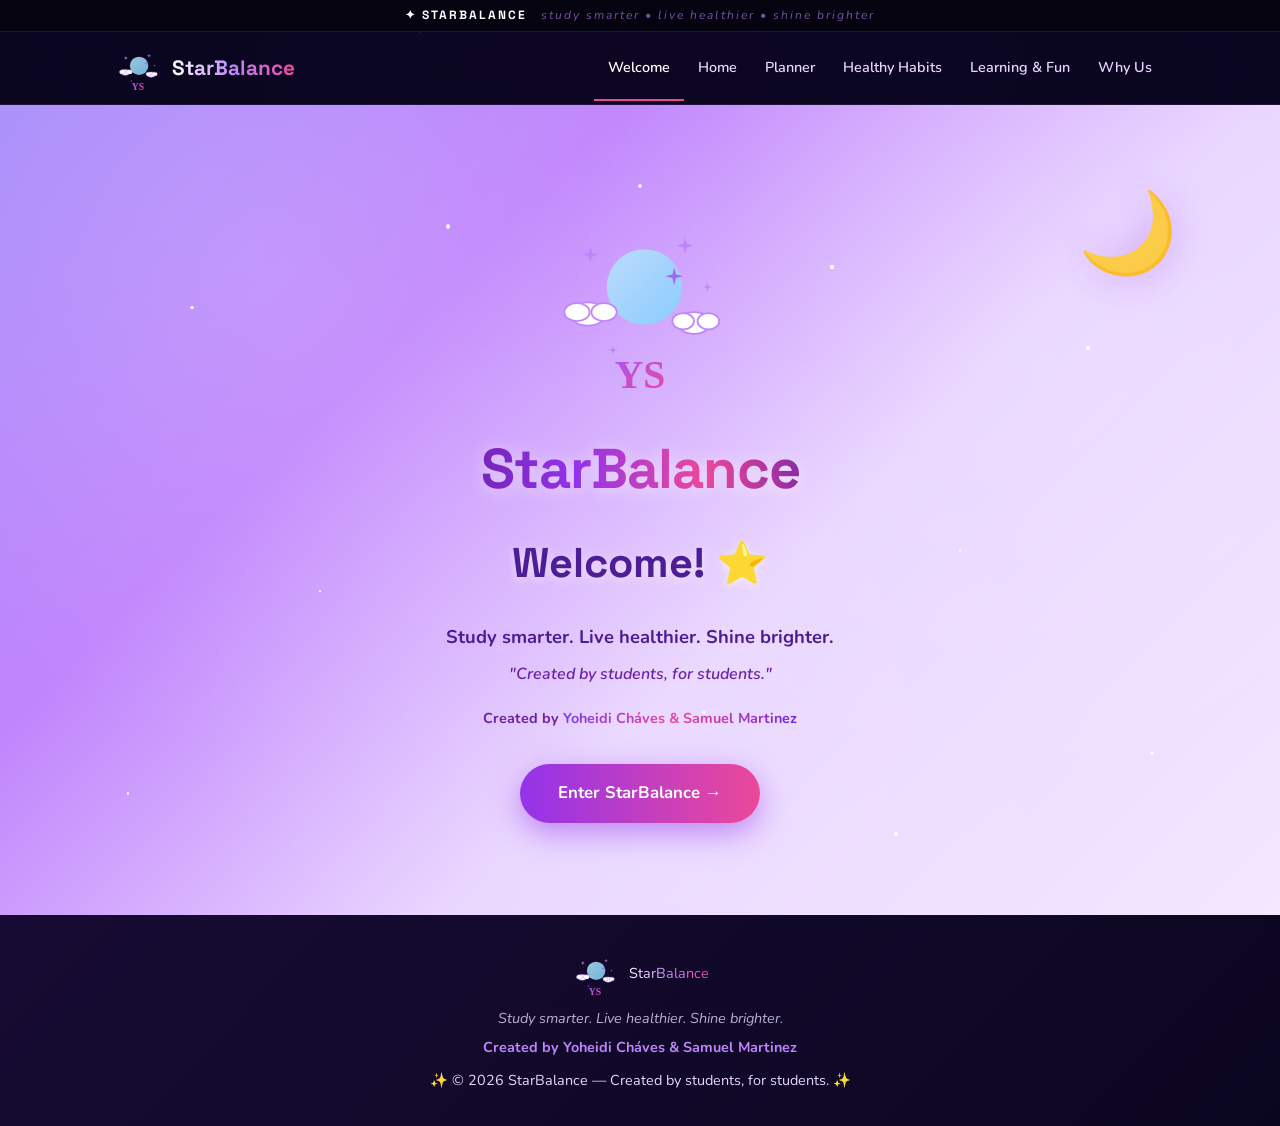
<file: index.html>
<!DOCTYPE html>
<html lang="en">
<head>
<meta charset="UTF-8">
<meta name="viewport" content="width=device-width, initial-scale=1.0">
<title>Welcome ✦ StarBalance</title>
<link rel="preconnect" href="https://fonts.googleapis.com">
<link rel="preconnect" href="https://fonts.gstatic.com" crossorigin>
<link href="https://fonts.googleapis.com/css2?family=Space+Grotesk:wght@400;500;600;700&family=Nunito:wght@400;600;700;800&display=swap" rel="stylesheet">
<link rel="icon" type="image/svg+xml" href="logo.svg">
<link rel="stylesheet" href="style.css">
</head>
<body class="page-welcome">

<canvas id="lienzo-estrellas"></canvas>

<div class="topbar">
  <span class="topbar-marca">✦ STARBALANCE</span>
  <span class="topbar-frase">study smarter • live healthier • shine brighter</span>
</div>

<nav id="nav-principal">
  <div class="contenedor nav-inner">
    <a href="index.html" class="logo">
      <img src="logo.svg" alt="YS logo of StarBalance">
      <span class="logo-texto">StarBalance</span>
    </a>
    <ul>
      <li><a href="index.html" class="nav-link">Welcome</a></li>
      <li><a href="home.html" class="nav-link">Home</a></li>
      <li><a href="planner.html" class="nav-link">Planner</a></li>
      <li><a href="habits.html" class="nav-link">Healthy Habits</a></li>
      <li><a href="fun.html" class="nav-link">Learning &amp; Fun</a></li>
      <li><a href="advantages.html" class="nav-link">Why Us</a></li>
    </ul>
    <button id="btn-menu" aria-label="Open menu">☰</button>
  </div>
</nav>

<header class="welcome-section">
  <div class="welcome-content">
    <img src="logo.svg" alt="StarBalance logo" class="welcome-logo">
    <h1 class="welcome-name">StarBalance</h1>
    <h2 class="welcome-saludo">Welcome! ⭐</h2>

    <div class="welcome-frases">
      <p class="welcome-frase-1">Study smarter. Live healthier. Shine brighter.</p>
      <p class="welcome-frase-2">"Created by students, for students."</p>
    </div>

    <p class="welcome-creditos">Created by <span>Yoheidi Cháves &amp; Samuel Martinez</span></p>

    <a href="home.html" class="btn-entrar">Enter StarBalance →</a>
  </div>
</header>

<footer>
  <div class="footer-logo">
    <img src="logo.svg" alt="YS logo of StarBalance">
    <span class="logo-texto">StarBalance</span>
  </div>
  <p class="footer-frase">Study smarter. Live healthier. Shine brighter.</p>
  <p class="footer-creditos">Created by Yoheidi Cháves &amp; Samuel Martinez</p>
  <p>✨ &copy; 2026 StarBalance — Created by students, for students. ✨</p>
</footer>

<script src="script.js"></script>
</body>
</html>
</file>
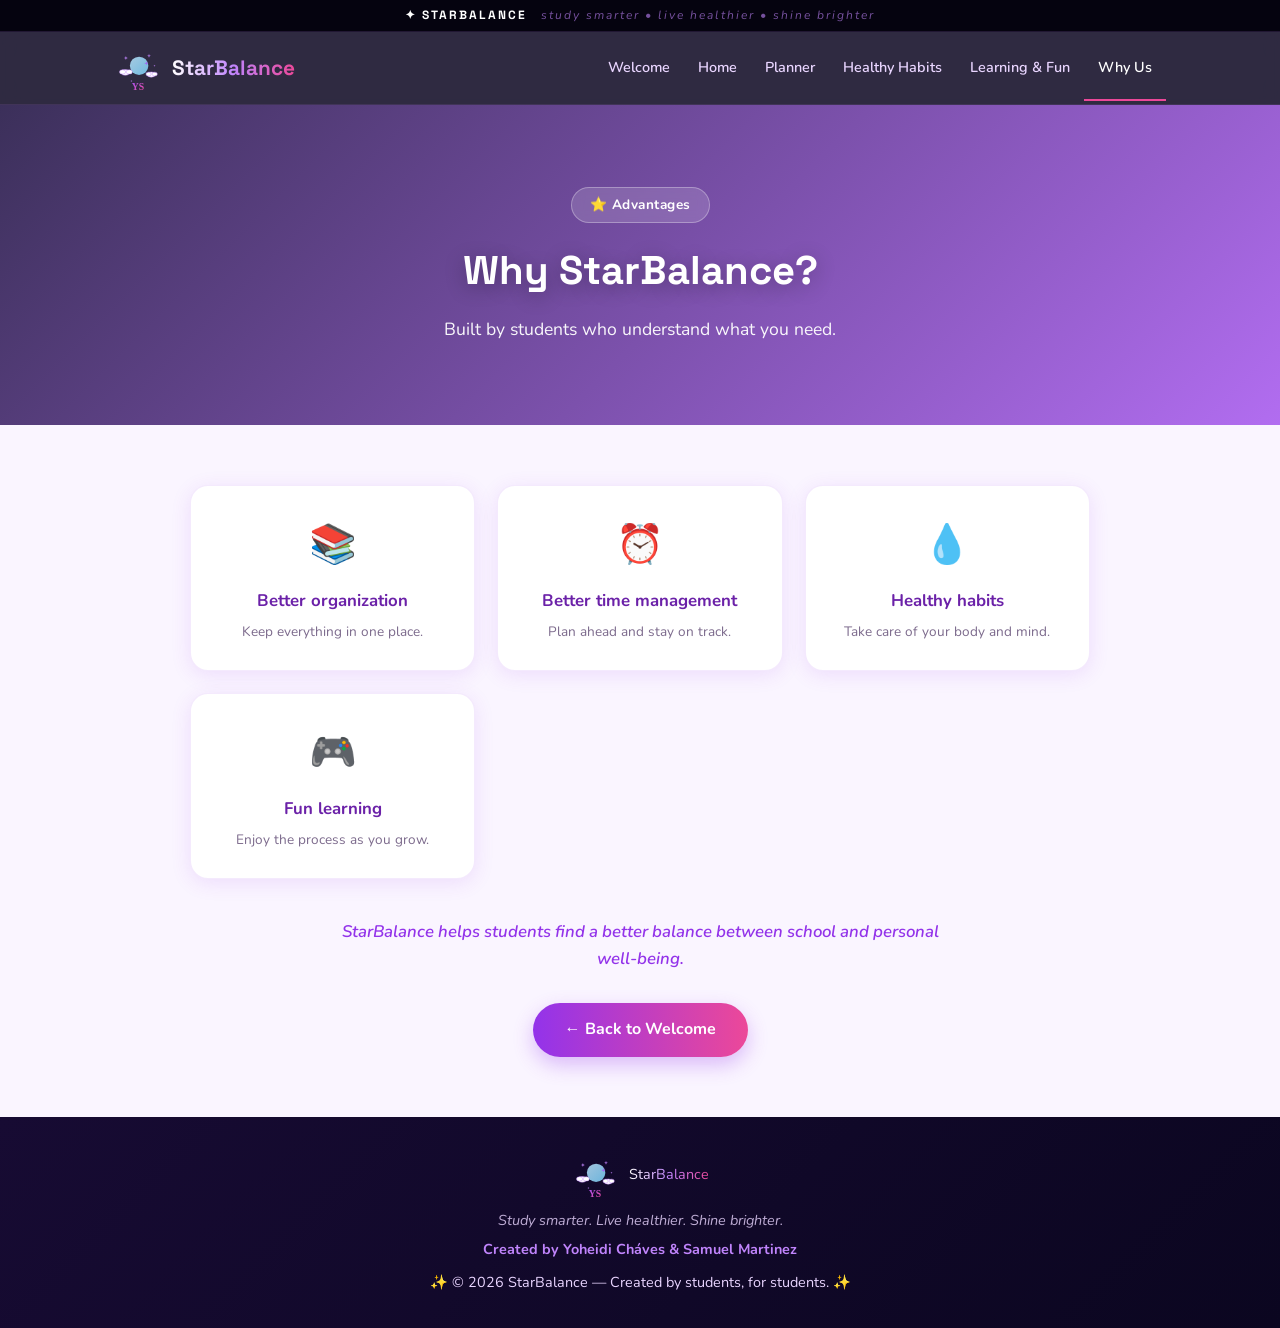
<file: advantages.html>
<!DOCTYPE html>
<html lang="en">
<head>
<meta charset="UTF-8">
<meta name="viewport" content="width=device-width, initial-scale=1.0">
<title>Why StarBalance ✦ Advantages</title>
<link rel="preconnect" href="https://fonts.googleapis.com">
<link rel="preconnect" href="https://fonts.gstatic.com" crossorigin>
<link href="https://fonts.googleapis.com/css2?family=Space+Grotesk:wght@400;500;600;700&family=Nunito:wght@400;600;700;800&display=swap" rel="stylesheet">
<link rel="icon" type="image/svg+xml" href="logo.svg">
<link rel="stylesheet" href="style.css">
</head>
<body class="page-advantages">

<canvas id="lienzo-estrellas"></canvas>

<div class="topbar">
  <span class="topbar-marca">✦ STARBALANCE</span>
  <span class="topbar-frase">study smarter • live healthier • shine brighter</span>
</div>

<nav id="nav-principal">
  <div class="contenedor nav-inner">
    <a href="index.html" class="logo">
      <img src="logo.svg" alt="YS logo of StarBalance">
      <span class="logo-texto">StarBalance</span>
    </a>
    <ul>
      <li><a href="index.html" class="nav-link">Welcome</a></li>
      <li><a href="home.html" class="nav-link">Home</a></li>
      <li><a href="planner.html" class="nav-link">Planner</a></li>
      <li><a href="habits.html" class="nav-link">Healthy Habits</a></li>
      <li><a href="fun.html" class="nav-link">Learning &amp; Fun</a></li>
      <li><a href="advantages.html" class="nav-link">Why Us</a></li>
    </ul>
    <button id="btn-menu" aria-label="Open menu">☰</button>
  </div>
</nav>

<header class="page-hero hero-advantages">
  <div class="page-hero-overlay"></div>
  <div class="contenedor page-hero-content">
    <span class="badge">⭐ Advantages</span>
    <h1>Why StarBalance?</h1>
    <p>Built by students who understand what you need.</p>
  </div>
</header>

<main class="contenedor" style="padding: 60px 24px;">

  <section class="reveal" style="text-align:center;">
    <div class="advantages-grid">
      <div class="advantage">
        <span class="adv-icono">📚</span>
        <h4>Better organization</h4>
        <p>Keep everything in one place.</p>
      </div>
      <div class="advantage">
        <span class="adv-icono">⏰</span>
        <h4>Better time management</h4>
        <p>Plan ahead and stay on track.</p>
      </div>
      <div class="advantage">
        <span class="adv-icono">💧</span>
        <h4>Healthy habits</h4>
        <p>Take care of your body and mind.</p>
      </div>
      <div class="advantage">
        <span class="adv-icono">🎮</span>
        <h4>Fun learning</h4>
        <p>Enjoy the process as you grow.</p>
      </div>
    </div>

    <p class="frase-final">
      StarBalance helps students find a better balance between school and personal well-being.
    </p>

    <a href="index.html" class="btn-quiz" style="margin-top:30px;">← Back to Welcome</a>
  </section>

</main>

<footer>
  <div class="footer-logo">
    <img src="logo.svg" alt="YS logo of StarBalance">
    <span class="logo-texto">StarBalance</span>
  </div>
  <p class="footer-frase">Study smarter. Live healthier. Shine brighter.</p>
  <p class="footer-creditos">Created by Yoheidi Cháves &amp; Samuel Martinez</p>
  <p>✨ &copy; 2026 StarBalance — Created by students, for students. ✨</p>
</footer>

<script src="script.js"></script>
</body>
</html>
</file>
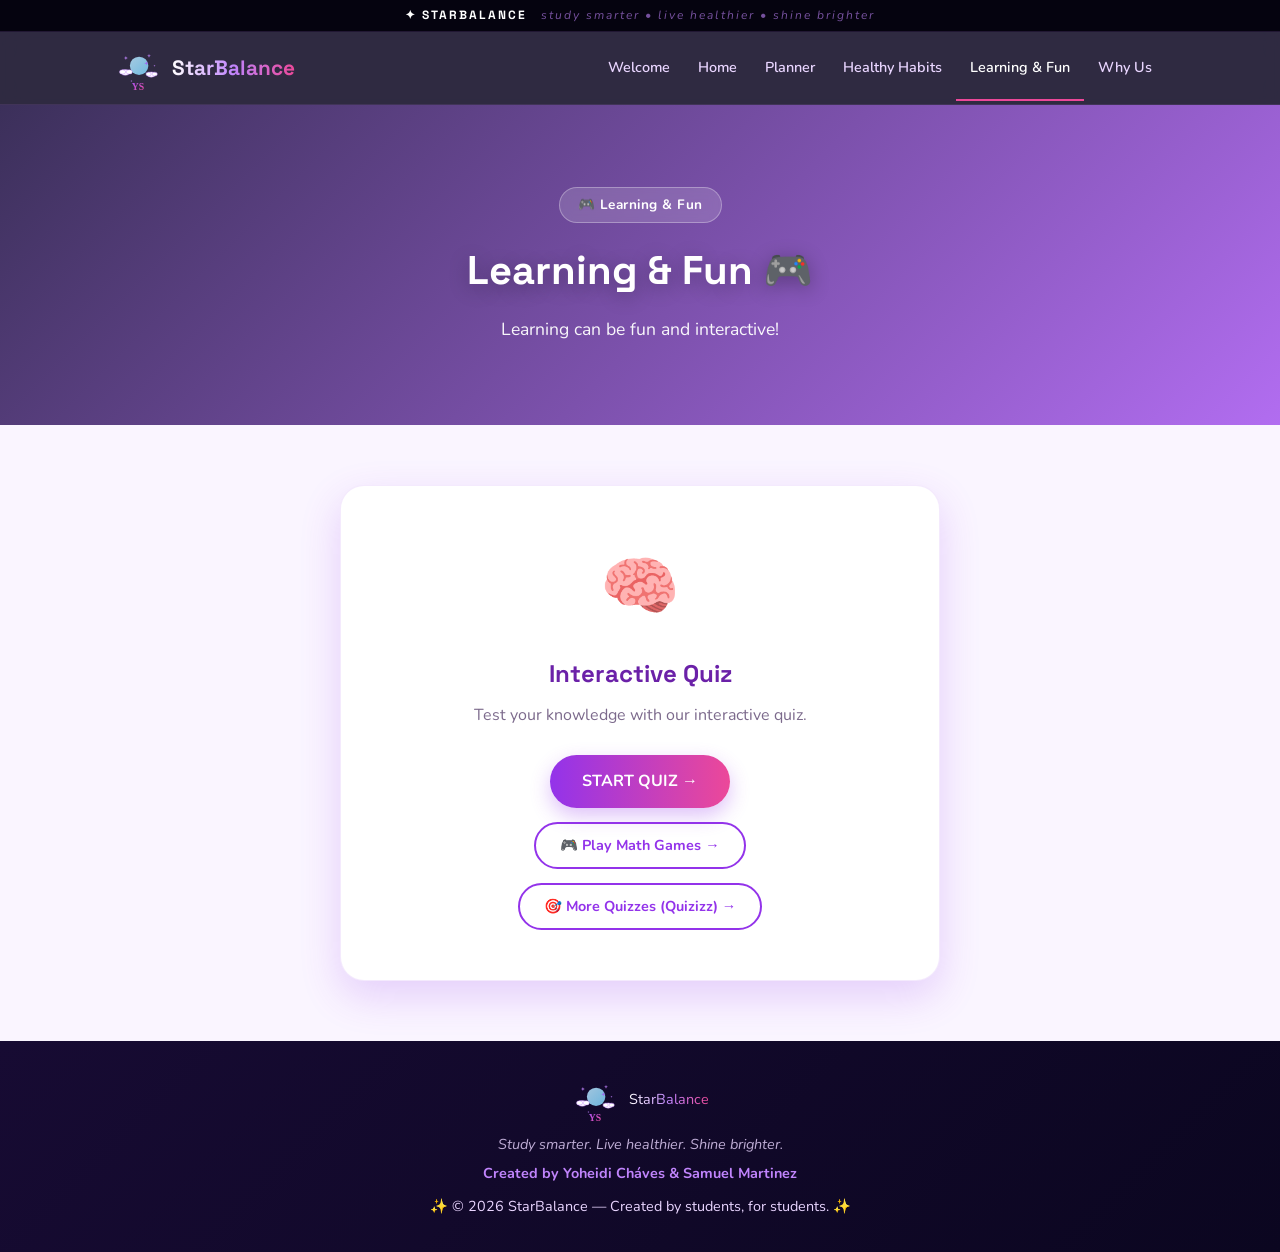
<file: fun.html>
<!DOCTYPE html>
<html lang="en">
<head>
<meta charset="UTF-8">
<meta name="viewport" content="width=device-width, initial-scale=1.0">
<title>Learning &amp; Fun ✦ StarBalance</title>
<link rel="preconnect" href="https://fonts.googleapis.com">
<link rel="preconnect" href="https://fonts.gstatic.com" crossorigin>
<link href="https://fonts.googleapis.com/css2?family=Space+Grotesk:wght@400;500;600;700&family=Nunito:wght@400;600;700;800&display=swap" rel="stylesheet">
<link rel="icon" type="image/svg+xml" href="logo.svg">
<link rel="stylesheet" href="style.css">
</head>
<body class="page-fun">

<canvas id="lienzo-estrellas"></canvas>

<div class="topbar">
  <span class="topbar-marca">✦ STARBALANCE</span>
  <span class="topbar-frase">study smarter • live healthier • shine brighter</span>
</div>

<nav id="nav-principal">
  <div class="contenedor nav-inner">
    <a href="index.html" class="logo">
      <img src="logo.svg" alt="YS logo of StarBalance">
      <span class="logo-texto">StarBalance</span>
    </a>
    <ul>
      <li><a href="index.html" class="nav-link">Welcome</a></li>
      <li><a href="home.html" class="nav-link">Home</a></li>
      <li><a href="planner.html" class="nav-link">Planner</a></li>
      <li><a href="habits.html" class="nav-link">Healthy Habits</a></li>
      <li><a href="fun.html" class="nav-link">Learning &amp; Fun</a></li>
      <li><a href="advantages.html" class="nav-link">Why Us</a></li>
    </ul>
    <button id="btn-menu" aria-label="Open menu">☰</button>
  </div>
</nav>

<header class="page-hero hero-fun">
  <div class="page-hero-overlay"></div>
  <div class="contenedor page-hero-content">
    <span class="badge">🎮 Learning &amp; Fun</span>
    <h1>Learning &amp; Fun 🎮</h1>
    <p>Learning can be fun and interactive!</p>
  </div>
</header>

<main class="contenedor" style="padding: 60px 24px;">

  <section class="reveal" style="text-align:center;">
    <div class="fun-card">
      <span class="icono-fun">🧠</span>
      <h3>Interactive Quiz</h3>
      <p>Test your knowledge with our interactive quiz.</p>
      <!-- Aquí está el cambio: redirige a wayground en vez de quiz.html -->
      <a href="https://wayground.com/?lng=es-ES" target="_blank" class="btn-quiz">START QUIZ →</a>
      <br>
      <a href="https://www.mathplayground.com/" target="_blank" class="btn-quiz-secundario">🎮 Play Math Games →</a>
      <br>
      <a href="https://quizizz.com/" target="_blank" class="btn-quiz-secundario">🎯 More Quizzes (Quizizz) →</a>
    </div>
  </section>

</main>

<footer>
  <div class="footer-logo">
    <img src="logo.svg" alt="YS logo of StarBalance">
    <span class="logo-texto">StarBalance</span>
  </div>
  <p class="footer-frase">Study smarter. Live healthier. Shine brighter.</p>
  <p class="footer-creditos">Created by Yoheidi Cháves &amp; Samuel Martinez</p>
  <p>✨ &copy; 2026 StarBalance — Created by students, for students. ✨</p>
</footer>

<script src="script.js"></script>
</body>
</html>
</file>
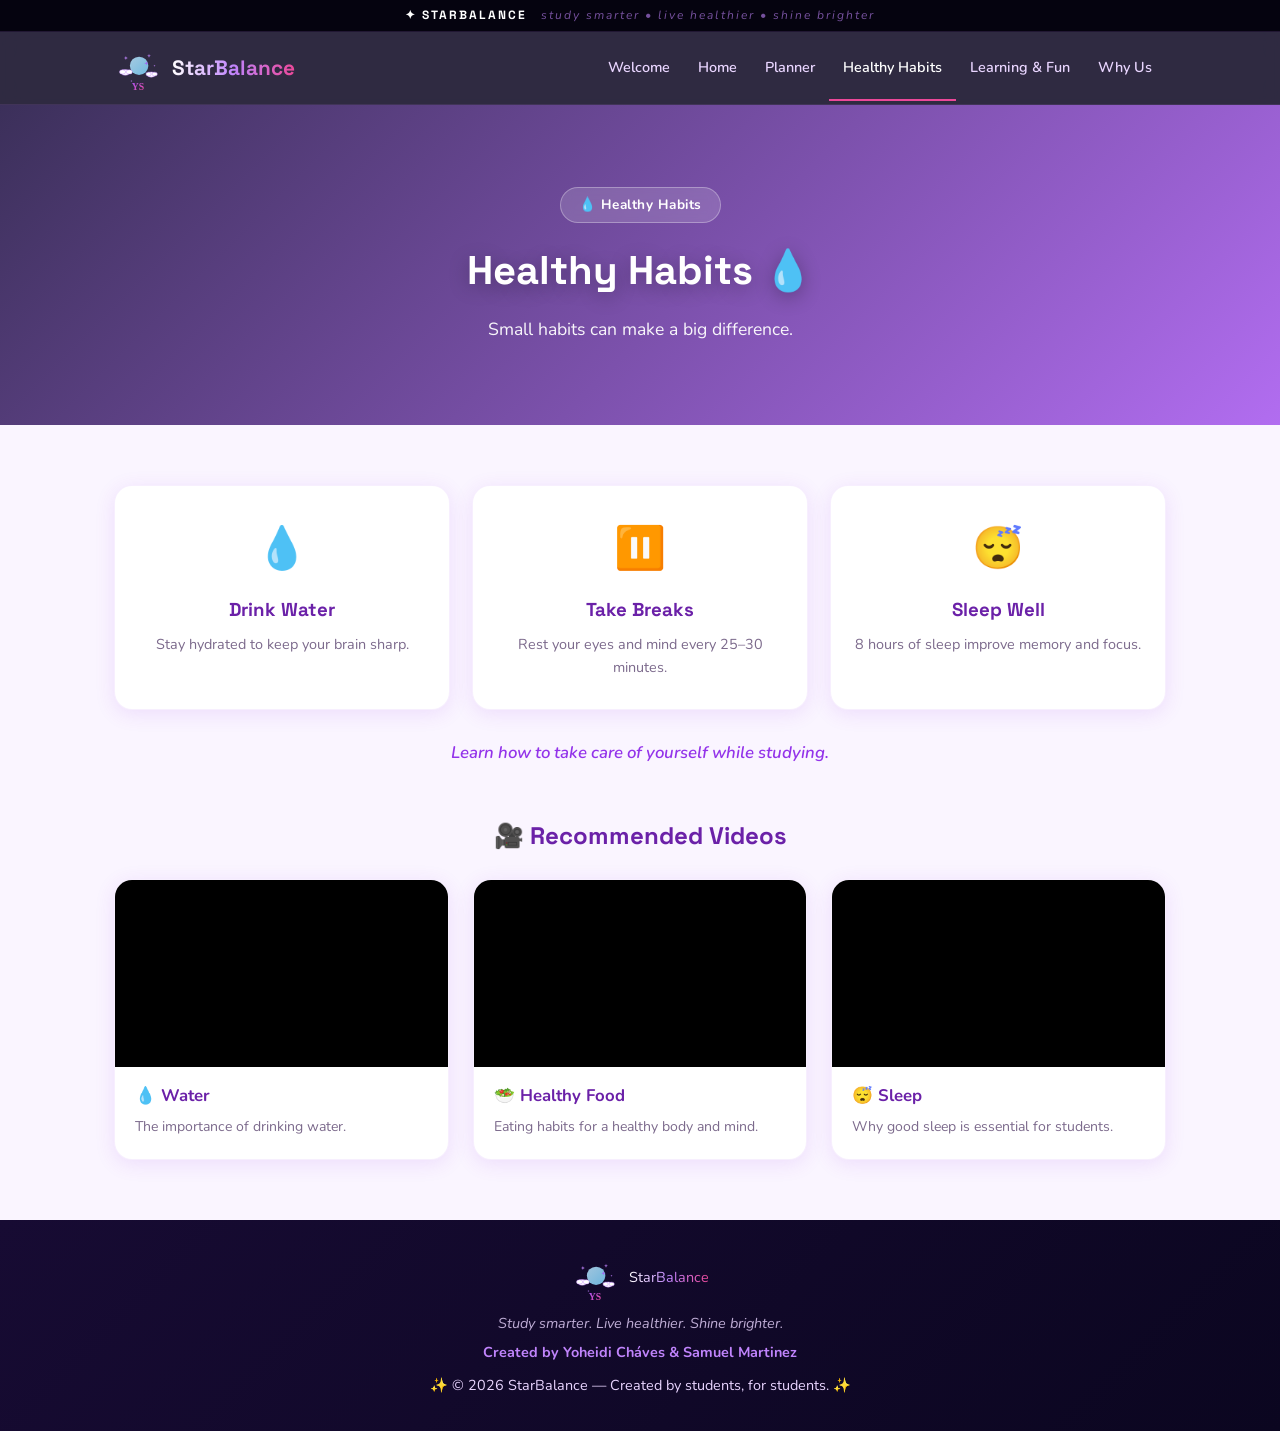
<file: habits.html>
<!DOCTYPE html>
<html lang="en">
<head>
<meta charset="UTF-8">
<meta name="viewport" content="width=device-width, initial-scale=1.0">
<title>Healthy Habits ✦ StarBalance</title>
<link rel="preconnect" href="https://fonts.googleapis.com">
<link rel="preconnect" href="https://fonts.gstatic.com" crossorigin>
<link href="https://fonts.googleapis.com/css2?family=Space+Grotesk:wght@400;500;600;700&family=Nunito:wght@400;600;700;800&display=swap" rel="stylesheet">
<link rel="icon" type="image/svg+xml" href="logo.svg">
<link rel="stylesheet" href="style.css">
</head>
<body class="page-habits">

<canvas id="lienzo-estrellas"></canvas>

<div class="topbar">
  <span class="topbar-marca">✦ STARBALANCE</span>
  <span class="topbar-frase">study smarter • live healthier • shine brighter</span>
</div>

<nav id="nav-principal">
  <div class="contenedor nav-inner">
    <a href="index.html" class="logo">
      <img src="logo.svg" alt="YS logo of StarBalance">
      <span class="logo-texto">StarBalance</span>
    </a>
    <ul>
      <li><a href="index.html" class="nav-link">Welcome</a></li>
      <li><a href="home.html" class="nav-link">Home</a></li>
      <li><a href="planner.html" class="nav-link">Planner</a></li>
      <li><a href="habits.html" class="nav-link">Healthy Habits</a></li>
      <li><a href="fun.html" class="nav-link">Learning &amp; Fun</a></li>
      <li><a href="advantages.html" class="nav-link">Why Us</a></li>
    </ul>
    <button id="btn-menu" aria-label="Open menu">☰</button>
  </div>
</nav>

<header class="page-hero hero-habits">
  <div class="page-hero-overlay"></div>
  <div class="contenedor page-hero-content">
    <span class="badge">💧 Healthy Habits</span>
    <h1>Healthy Habits 💧</h1>
    <p>Small habits can make a big difference.</p>
  </div>
</header>

<main class="contenedor" style="padding: 60px 24px;">

  <section class="reveal">
    <div class="habits-grid">
      <div class="habito">
        <span class="icono-habito">💧</span>
        <h3>Drink Water</h3>
        <p>Stay hydrated to keep your brain sharp.</p>
      </div>
      <div class="habito">
        <span class="icono-habito">⏸️</span>
        <h3>Take Breaks</h3>
        <p>Rest your eyes and mind every 25–30 minutes.</p>
      </div>
      <div class="habito">
        <span class="icono-habito">😴</span>
        <h3>Sleep Well</h3>
        <p>8 hours of sleep improve memory and focus.</p>
      </div>
    </div>

    <p class="frase-habitos">Learn how to take care of yourself while studying.</p>

    <h3 class="subtitulo-videos">🎥 Recommended Videos</h3>

    <div class="videos-grid">
      <div class="video-habito">
        <div class="video-wrapper">
          <iframe src="https://www.youtube.com/embed/9iMGFqMmUFs" title="Water" allowfullscreen loading="lazy"></iframe>
        </div>
        <h4>💧 Water</h4>
        <p>The importance of drinking water.</p>
      </div>

      <div class="video-habito">
        <div class="video-wrapper">
          <iframe src="https://www.youtube.com/embed/xyQY8a-ng6g" title="Healthy Food" allowfullscreen loading="lazy"></iframe>
        </div>
        <h4>🥗 Healthy Food</h4>
        <p>Eating habits for a healthy body and mind.</p>
      </div>

      <div class="video-habito">
        <div class="video-wrapper">
          <iframe src="https://www.youtube.com/embed/gedoSfZvBgE" title="Sleep" allowfullscreen loading="lazy"></iframe>
        </div>
        <h4>😴 Sleep</h4>
        <p>Why good sleep is essential for students.</p>
      </div>
    </div>
  </section>

</main>

<footer>
  <div class="footer-logo">
    <img src="logo.svg" alt="YS logo of StarBalance">
    <span class="logo-texto">StarBalance</span>
  </div>
  <p class="footer-frase">Study smarter. Live healthier. Shine brighter.</p>
  <p class="footer-creditos">Created by Yoheidi Cháves &amp; Samuel Martinez</p>
  <p>✨ &copy; 2026 StarBalance — Created by students, for students. ✨</p>
</footer>

<script src="script.js"></script>
</body>
</html>
</file>
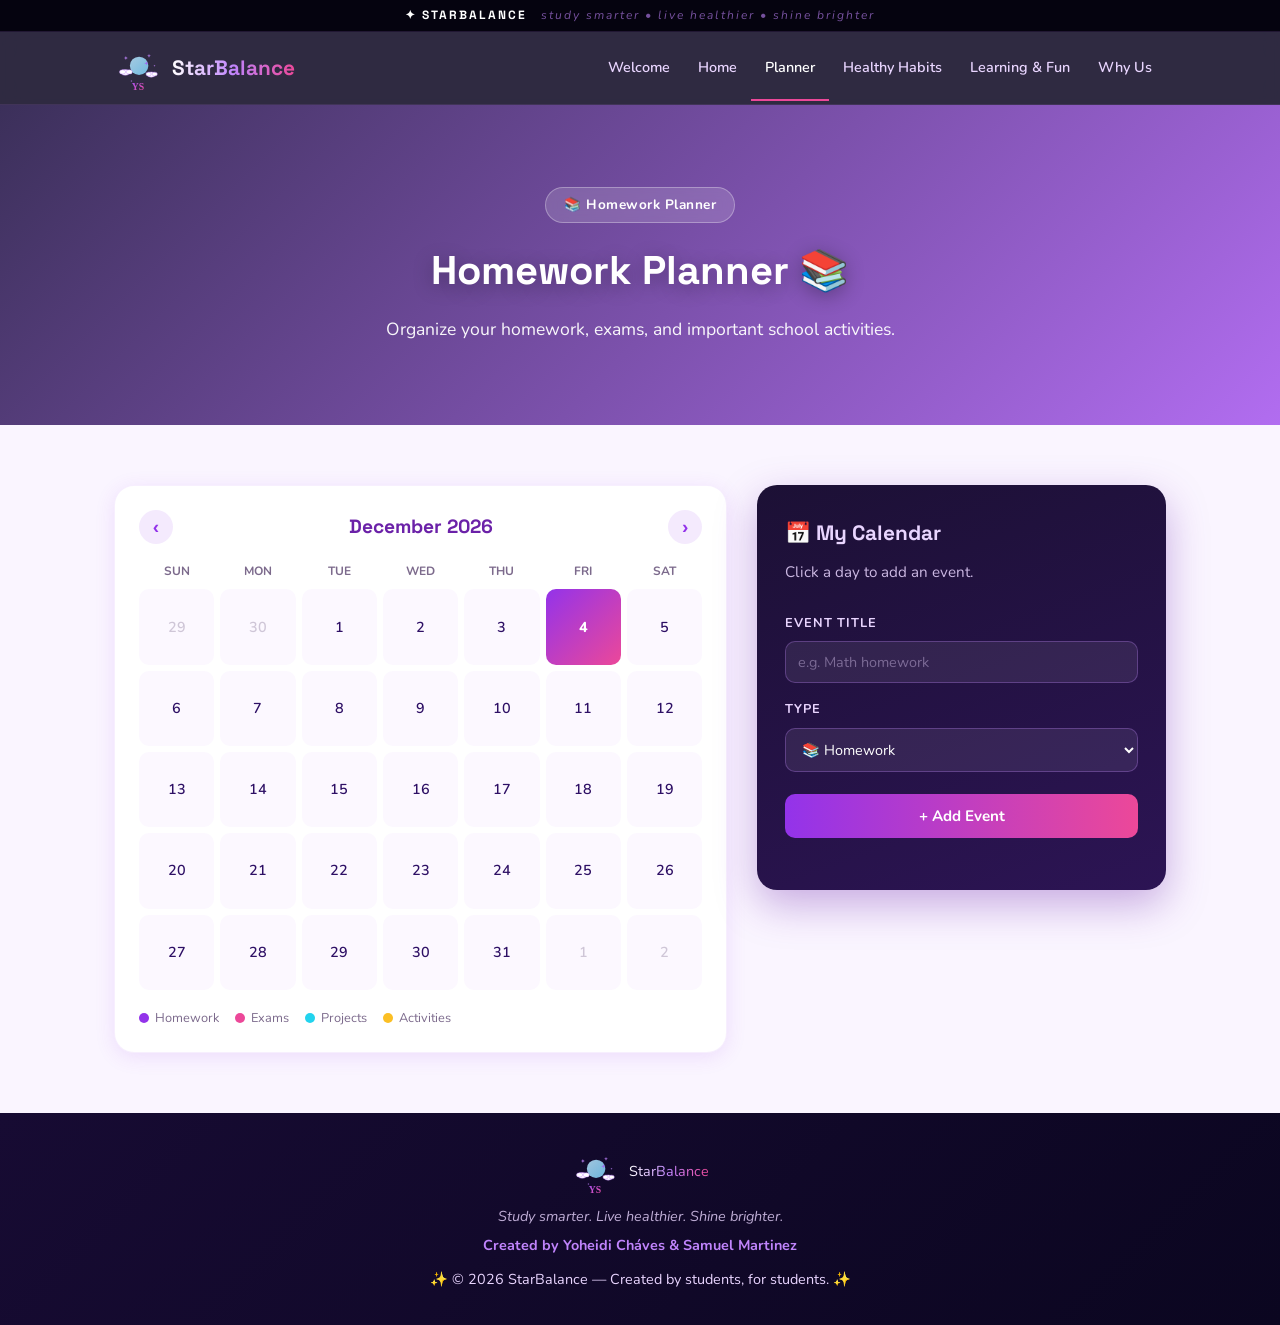
<file: planner.html>
<!DOCTYPE html>
<html lang="en">
<head>
<meta charset="UTF-8">
<meta name="viewport" content="width=device-width, initial-scale=1.0">
<title>Homework Planner ✦ StarBalance</title>
<link rel="preconnect" href="https://fonts.googleapis.com">
<link rel="preconnect" href="https://fonts.gstatic.com" crossorigin>
<link href="https://fonts.googleapis.com/css2?family=Space+Grotesk:wght@400;500;600;700&family=Nunito:wght@400;600;700;800&display=swap" rel="stylesheet">
<link rel="icon" type="image/svg+xml" href="logo.svg">
<link rel="stylesheet" href="style.css">
</head>
<body class="page-planner">

<canvas id="lienzo-estrellas"></canvas>

<div class="topbar">
  <span class="topbar-marca">✦ STARBALANCE</span>
  <span class="topbar-frase">study smarter • live healthier • shine brighter</span>
</div>

<nav id="nav-principal">
  <div class="contenedor nav-inner">
    <a href="index.html" class="logo">
      <img src="logo.svg" alt="YS logo of StarBalance">
      <span class="logo-texto">StarBalance</span>
    </a>
    <ul>
      <li><a href="index.html" class="nav-link">Welcome</a></li>
      <li><a href="home.html" class="nav-link">Home</a></li>
      <li><a href="planner.html" class="nav-link">Planner</a></li>
      <li><a href="habits.html" class="nav-link">Healthy Habits</a></li>
      <li><a href="fun.html" class="nav-link">Learning &amp; Fun</a></li>
      <li><a href="advantages.html" class="nav-link">Why Us</a></li>
    </ul>
    <button id="btn-menu" aria-label="Open menu">☰</button>
  </div>
</nav>

<header class="page-hero hero-planner">
  <div class="page-hero-overlay"></div>
  <div class="contenedor page-hero-content">
    <span class="badge">📚 Homework Planner</span>
    <h1>Homework Planner 📚</h1>
    <p>Organize your homework, exams, and important school activities.</p>
  </div>
</header>

<main class="contenedor" style="padding: 60px 24px;">

  <section class="reveal">
    <div class="planner-layout">
      <div class="calendar-card">
        <div class="calendar-header">
          <button class="cal-nav" id="cal-prev">‹</button>
          <h3 id="cal-month">—</h3>
          <button class="cal-nav" id="cal-next">›</button>
        </div>
        <div class="calendar-days">
          <span>Sun</span><span>Mon</span><span>Tue</span><span>Wed</span><span>Thu</span><span>Fri</span><span>Sat</span>
        </div>
        <div class="calendar-grid" id="calendar-grid"></div>
        <div class="calendar-legend">
          <span><span class="dot dot-hw"></span> Homework</span>
          <span><span class="dot dot-exam"></span> Exams</span>
          <span><span class="dot dot-proj"></span> Projects</span>
          <span><span class="dot dot-act"></span> Activities</span>
        </div>
      </div>

      <div class="planner-info">
        <h3>📅 My Calendar</h3>
        <p id="fecha-seleccionada">Click a day to add an event.</p>

        <form id="form-evento" class="form-evento">
          <label for="titulo-evento">Event title</label>
          <input type="text" id="titulo-evento" placeholder="e.g. Math homework" required>

          <label for="tipo-evento">Type</label>
          <select id="tipo-evento" required>
            <option value="hw">📚 Homework</option>
            <option value="exam">📝 Exam</option>
            <option value="proj">🎯 Project</option>
            <option value="act">🎨 Activity</option>
          </select>

          <button type="submit" class="btn-agregar">+ Add Event</button>
        </form>

        <div id="lista-eventos" class="lista-eventos"></div>
      </div>
    </div>
  </section>

</main>

<footer>
  <div class="footer-logo">
    <img src="logo.svg" alt="YS logo of StarBalance">
    <span class="logo-texto">StarBalance</span>
  </div>
  <p class="footer-frase">Study smarter. Live healthier. Shine brighter.</p>
  <p class="footer-creditos">Created by Yoheidi Cháves &amp; Samuel Martinez</p>
  <p>✨ &copy; 2026 StarBalance — Created by students, for students. ✨</p>
</footer>

<script src="script.js"></script>
</body>
</html>
</file>
<file: style.css>
/* ============================================================
   STARBALANCE — Shared Styles
   ============================================================ */

* { margin: 0; padding: 0; box-sizing: border-box; }

:root {
  --morado: #9333ea;
  --morado-oscuro: #6b21a8;
  --morado-claro: #c084fc;
  --rosa: #ec4899;
  --cian: #22d3ee;
  --azul: #3b82f6;
  --espacio: #0b0620;
  --espacio-2: #170b33;
  --fondo: #faf5ff;
  --texto: #2e1065;
  --gris: #7c6a8c;
  --dorado: #fbbf24;
  --sombra: 0 4px 20px rgba(147, 51, 234, 0.12);
  --fuente-titulo: 'Space Grotesk', sans-serif;
  --fuente-texto: 'Nunito', sans-serif;
}

html { scroll-behavior: smooth; }

body {
  font-family: var(--fuente-texto);
  background-color: var(--fondo);
  color: var(--texto);
  line-height: 1.6;
  overflow-x: hidden;
}

h1, h2, h3, .logo { font-family: var(--fuente-titulo); }

.contenedor { max-width: 1100px; margin: 0 auto; padding: 0 24px; }

/* Canvas estrellas (solo en welcome) */
#lienzo-estrellas {
  position: fixed; inset: 0; z-index: -3;
  background: radial-gradient(ellipse at top, var(--espacio-2), var(--espacio) 70%);
  pointer-events: none;
}
body:not(.page-welcome) #lienzo-estrellas { display: none; }

/* TOPBAR */
.topbar {
  background: #05030f; color: var(--morado-claro);
  text-align: center; padding: 6px 16px;
  font-size: 0.75rem; letter-spacing: 2px;
  display: flex; justify-content: center; gap: 14px; align-items: center;
  position: relative; z-index: 50;
  border-bottom: 1px solid rgba(192, 132, 252, 0.15);
}
.topbar-marca { font-family: var(--fuente-titulo); font-weight: 700; color: white; }
.topbar-frase { opacity: 0.6; font-style: italic; display: none; }
@media (min-width: 560px) { .topbar-frase { display: inline; } }

/* NAV */
#nav-principal {
  background: rgba(11, 6, 32, 0.85);
  backdrop-filter: blur(14px);
  position: sticky; top: 0; z-index: 40;
  border-bottom: 1px solid rgba(192, 132, 252, 0.12);
}
.nav-inner { display: flex; align-items: center; justify-content: space-between; flex-wrap: wrap; }
.logo {
  font-size: 1.3rem; font-weight: 700; color: white;
  display: flex; align-items: center; gap: 10px;
  text-decoration: none; padding: 12px 0;
}
/* Logo SIN animación de giro */
.logo img { width: 48px; height: 48px; object-fit: contain; }
.logo-texto {
  background: linear-gradient(90deg, #fff, var(--morado-claro), var(--rosa));
  -webkit-background-clip: text; background-clip: text; color: transparent;
}
#nav-principal ul { list-style: none; display: flex; flex-wrap: wrap; }
.nav-link {
  display: block; color: #e9d5ff; text-decoration: none;
  padding: 20px 14px; font-weight: 600; font-size: 0.9rem;
  border-bottom: 2px solid transparent; transition: all 0.25s ease;
}
.nav-link:hover, .nav-link.activo { color: white; border-bottom: 2px solid var(--rosa); }
#btn-menu { display: none; background: none; border: none; color: white; font-size: 1.4rem; cursor: pointer; }
@media (max-width: 860px) {
  #btn-menu { display: block; }
  #nav-principal ul { display: none; width: 100%; flex-direction: column; text-align: center; }
  #nav-principal ul.abierto { display: flex; }
}

/* ============================================================
   WELCOME SECTION (con paisaje morado claro)
   ============================================================ */
.welcome-section {
  min-height: calc(100vh - 90px);
  background-image: 
    radial-gradient(circle at 20% 20%, rgba(255, 255, 255, 0.15) 0%, transparent 40%),
    radial-gradient(circle at 80% 30%, rgba(255, 255, 255, 0.12) 0%, transparent 40%),
    radial-gradient(circle at 50% 80%, rgba(255, 255, 255, 0.1) 0%, transparent 50%),
    linear-gradient(135deg, #a78bfa 0%, #c084fc 30%, #e9d5ff 60%, #f3e8ff 100%);
  display: flex; flex-direction: column;
  align-items: center; justify-content: center;
  padding: 60px 20px;
  position: relative;
  overflow: hidden;
}

/* Estrellitas decorativas */
.welcome-section::before {
  content: '';
  position: absolute;
  top: 0; left: 0; right: 0; bottom: 0;
  background-image:
    radial-gradient(circle at 15% 25%, rgba(255, 255, 255, 0.9) 1.5px, transparent 2px),
    radial-gradient(circle at 25% 60%, rgba(255, 255, 255, 0.8) 1px, transparent 1.5px),
    radial-gradient(circle at 35% 15%, rgba(255, 255, 255, 0.9) 2px, transparent 2.5px),
    radial-gradient(circle at 45% 45%, rgba(255, 255, 255, 0.7) 1px, transparent 1.5px),
    radial-gradient(circle at 55% 75%, rgba(255, 255, 255, 0.85) 1.5px, transparent 2px),
    radial-gradient(circle at 65% 20%, rgba(255, 255, 255, 0.9) 2px, transparent 2.5px),
    radial-gradient(circle at 75% 55%, rgba(255, 255, 255, 0.8) 1px, transparent 1.5px),
    radial-gradient(circle at 85% 30%, rgba(255, 255, 255, 0.9) 2px, transparent 2.5px),
    radial-gradient(circle at 90% 80%, rgba(255, 255, 255, 0.85) 1.5px, transparent 2px),
    radial-gradient(circle at 10% 85%, rgba(255, 255, 255, 0.8) 1px, transparent 1.5px),
    radial-gradient(circle at 50% 10%, rgba(255, 255, 255, 0.9) 1.5px, transparent 2px),
    radial-gradient(circle at 70% 90%, rgba(255, 255, 255, 0.85) 2px, transparent 2.5px);
  background-size: 100% 100%;
  pointer-events: none;
  z-index: 1;
}

/* Luna grande decorativa flotando */
.welcome-section::after {
  content: '🌙';
  position: absolute;
  top: 8%;
  right: 8%;
  font-size: 80px;
  opacity: 0.85;
  filter: drop-shadow(0 0 20px rgba(147, 51, 234, 0.4));
  z-index: 1;
  animation: flotar-luna 6s ease-in-out infinite;
}

@keyframes flotar-luna {
  0%, 100% { transform: translateY(0) rotate(-10deg); }
  50% { transform: translateY(-12px) rotate(-5deg); }
}

.welcome-content { position: relative; z-index: 2; text-align: center; max-width: 800px; }

.welcome-logo {
  width: 180px;
  height: auto;
  margin-bottom: 20px;
}

.welcome-name {
  font-family: var(--fuente-titulo);
  font-size: 3.5rem; font-weight: 700;
  margin-bottom: 16px;
  background: linear-gradient(90deg, #6b21a8, #9333ea, #ec4899, #6b21a8);
  -webkit-background-clip: text; background-clip: text; color: transparent;
  letter-spacing: -1px;
  filter: drop-shadow(0 2px 8px rgba(255, 255, 255, 0.5));
}

.welcome-saludo {
  font-family: var(--fuente-titulo);
  font-size: 2.6rem; font-weight: 700;
  color: #4c1d95;
  margin-bottom: 26px;
  text-shadow: 0 2px 10px rgba(255, 255, 255, 0.6);
}

.welcome-frases { display: flex; flex-direction: column; gap: 10px; margin-bottom: 20px; }
.welcome-frase-1 { font-size: 1.15rem; color: #4c1d95; font-weight: 700; }
.welcome-frase-2 { font-size: 1rem; color: #6b21a8; font-style: italic; font-weight: 600; }
.welcome-creditos { font-size: 0.9rem; color: #6b21a8; font-weight: 700; margin-top: 6px; }
.welcome-creditos span {
  background: linear-gradient(90deg, #7c3aed, #ec4899, #6d28d9);
  -webkit-background-clip: text; background-clip: text; color: transparent;
}

.btn-entrar {
  display: inline-block; margin-top: 34px;
  padding: 16px 38px;
  background: linear-gradient(90deg, var(--morado), var(--rosa));
  color: white; text-decoration: none;
  border-radius: 999px; font-weight: 700; font-size: 1.05rem;
  transition: transform 0.2s ease, box-shadow 0.2s ease;
  box-shadow: 0 10px 30px rgba(147, 51, 234, 0.5);
}
.btn-entrar:hover { transform: translateY(-3px); box-shadow: 0 15px 40px rgba(147, 51, 234, 0.6); }

/* ============================================================
   PAGE HERO (páginas internas con paisaje)
   ============================================================ */
.page-hero {
  position: relative;
  min-height: 320px;
  display: flex;
  align-items: center;
  justify-content: center;
  text-align: center;
  color: white;
  overflow: hidden;
  background-size: cover;
  background-position: center;
  padding: 60px 20px;
}
.page-hero-overlay {
  position: absolute; inset: 0;
  background: linear-gradient(135deg, rgba(26, 13, 61, 0.85), rgba(147, 51, 234, 0.7));
  z-index: 1;
}
.page-hero-content { position: relative; z-index: 2; }
.page-hero h1 {
  font-size: 2.5rem; font-weight: 700;
  margin-bottom: 12px;
  text-shadow: 0 4px 20px rgba(0, 0, 0, 0.3);
}
.page-hero p { font-size: 1.1rem; opacity: 0.95; max-width: 600px; margin: 0 auto; }

/* Paisajes de fondo por página */
.hero-planner { background-image: url('https://images.unsplash.com/photo-1503676260728-1c00da094a0b?w=1600&q=80'); }
.hero-habits { background-image: url('https://images.unsplash.com/photo-1490645935967-10de6ba17061?w=1600&q=80'); }
.hero-fun { background-image: url('https://images.unsplash.com/photo-1546410531-bb4caa6b424d?w=1600&q=80'); }
.hero-advantages { background-image: url('https://images.unsplash.com/photo-1523240795612-9a054b0db644?w=1600&q=80'); }

.page-hero:not(.hero-planner):not(.hero-habits):not(.hero-fun):not(.hero-advantages) {
  background-image: url('https://images.unsplash.com/photo-1506905925346-21bda4d32df4?w=1600&q=80');
}
.badge {
  display: inline-block;
  background: rgba(255,255,255,0.15);
  color: white;
  border: 1px solid rgba(255,255,255,0.3);
  padding: 6px 18px; border-radius: 999px;
  font-size: 0.85rem; font-weight: 700;
  margin-bottom: 16px;
  letter-spacing: 0.5px;
  backdrop-filter: blur(6px);
}

/* ============================================================
   CONTENIDO GENERAL
   ============================================================ */
section { position: relative; z-index: 1; }
.reveal {
  opacity: 0; transform: translateY(30px);
  transition: opacity 0.7s ease, transform 0.7s ease;
}
.reveal.visible { opacity: 1; transform: translateY(0); }

/* HOME - TARJETAS */
.tarjetas-home {
  display: grid;
  grid-template-columns: repeat(auto-fit, minmax(260px, 1fr));
  gap: 24px; margin-bottom: 40px;
}
.tarjeta-home {
  background: white;
  padding: 32px 26px;
  border-radius: 20px;
  text-decoration: none;
  color: inherit;
  box-shadow: var(--sombra);
  border: 1px solid rgba(147, 51, 234, 0.08);
  transition: transform 0.3s ease, box-shadow 0.3s ease;
  text-align: center;
}
.tarjeta-home:hover {
  transform: translateY(-8px);
  box-shadow: 0 20px 40px rgba(236, 72, 153, 0.2);
}
.icono-home { font-size: 3rem; margin-bottom: 14px; display: block; }
.tarjeta-home h3 { color: var(--morado-oscuro); font-size: 1.15rem; margin-bottom: 8px; }
.tarjeta-home p { color: var(--gris); font-size: 0.95rem; }

.frase-pequena {
  text-align: center; color: var(--gris);
  font-style: italic; font-size: 0.9rem; margin-bottom: 40px;
}

.imagen-home img {
  width: 100%; border-radius: 24px;
  box-shadow: 0 20px 50px rgba(147, 51, 234, 0.2);
}

/* PLANNER */
.planner-layout {
  display: grid;
  grid-template-columns: 1.5fr 1fr;
  gap: 30px; align-items: start;
}
@media (max-width: 820px) { .planner-layout { grid-template-columns: 1fr; } }

.calendar-card {
  background: white; border-radius: 20px;
  padding: 24px; box-shadow: var(--sombra);
  border: 1px solid rgba(147, 51, 234, 0.08);
}
.calendar-header {
  display: flex; align-items: center;
  justify-content: space-between; margin-bottom: 18px;
}
.calendar-header h3 { font-size: 1.2rem; color: var(--morado-oscuro); }
.cal-nav {
  background: rgba(147, 51, 234, 0.1);
  border: none; color: var(--morado);
  width: 34px; height: 34px;
  border-radius: 50%; cursor: pointer;
  font-size: 1.2rem; font-weight: 700;
  transition: background 0.2s ease;
}
.cal-nav:hover { background: rgba(147, 51, 234, 0.2); }

.calendar-days {
  display: grid; grid-template-columns: repeat(7, 1fr);
  gap: 6px; margin-bottom: 8px;
}
.calendar-days span {
  text-align: center; font-size: 0.75rem;
  font-weight: 700; color: var(--gris);
  text-transform: uppercase;
}
.calendar-grid {
  display: grid; grid-template-columns: repeat(7, 1fr); gap: 6px;
}
.cal-day {
  aspect-ratio: 1;
  display: flex; align-items: center; justify-content: center;
  border-radius: 10px; font-size: 0.9rem;
  font-weight: 600; color: var(--texto);
  cursor: pointer; transition: all 0.2s ease;
  position: relative; background: rgba(147, 51, 234, 0.03);
}
.cal-day:hover { background: rgba(147, 51, 234, 0.12); transform: scale(1.05); }
.cal-day.otro-mes { color: rgba(124, 106, 140, 0.35); }
.cal-day.hoy {
  background: linear-gradient(135deg, var(--morado), var(--rosa));
  color: white; font-weight: 800;
}
.cal-day.con-evento::after {
  content: ''; position: absolute;
  bottom: 4px; left: 50%; transform: translateX(-50%);
  width: 6px; height: 6px; border-radius: 50%;
}
.cal-day.ev-hw::after { background: var(--morado); }
.cal-day.ev-exam::after { background: var(--rosa); }
.cal-day.ev-proj::after { background: var(--cian); }
.cal-day.ev-act::after { background: var(--dorado); }

.calendar-legend {
  display: flex; flex-wrap: wrap;
  gap: 16px; margin-top: 18px;
  font-size: 0.8rem; color: var(--gris);
}
.calendar-legend span { display: inline-flex; align-items: center; gap: 6px; }
.dot { width: 10px; height: 10px; border-radius: 50%; display: inline-block; }
.dot-hw { background: var(--morado); }
.dot-exam { background: var(--rosa); }
.dot-proj { background: var(--cian); }
.dot-act { background: var(--dorado); }

.planner-info {
  background: linear-gradient(160deg, #1c1035, #2c1454);
  border-radius: 20px; padding: 32px 28px;
  color: white;
  box-shadow: 0 15px 40px rgba(107, 33, 168, 0.35);
}
.planner-info h3 { font-size: 1.3rem; margin-bottom: 10px; color: #e9d5ff; }
.planner-info p { color: #e9d5ff; opacity: 0.85; margin-bottom: 20px; font-size: 0.95rem; }
.planner-list { list-style: none; }
.planner-list li {
  padding: 10px 0; color: #e9d5ff;
  border-bottom: 1px solid rgba(255,255,255,0.08);
  font-size: 0.9rem;
}
.planner-list li:last-child { border-bottom: none; }

/* HABITS */
.habits-grid {
  display: grid;
  grid-template-columns: repeat(auto-fit, minmax(220px, 1fr));
  gap: 22px; margin-bottom: 30px;
}
.habito {
  background: white; padding: 30px 24px;
  border-radius: 18px; text-align: center;
  box-shadow: var(--sombra);
  border: 1px solid rgba(147, 51, 234, 0.08);
  transition: transform 0.3s ease;
}
.habito:hover { transform: translateY(-6px); }
.icono-habito { font-size: 2.6rem; margin-bottom: 12px; display: block; }
.habito h3 { color: var(--morado-oscuro); margin-bottom: 8px; }
.habito p { color: var(--gris); font-size: 0.9rem; }

.frase-habitos {
  text-align: center; font-style: italic;
  color: var(--morado); font-weight: 600;
  font-size: 1.05rem; margin-bottom: 50px;
}

.subtitulo-videos {
  font-size: 1.5rem; color: var(--morado-oscuro);
  margin-bottom: 24px; text-align: center;
}

.videos-grid {
  display: grid;
  grid-template-columns: repeat(auto-fit, minmax(280px, 1fr));
  gap: 24px;
}
.video-habito {
  background: white; border-radius: 18px;
  overflow: hidden; box-shadow: var(--sombra);
  border: 1px solid rgba(147, 51, 234, 0.08);
  transition: transform 0.3s ease;
}
.video-habito:hover { transform: translateY(-6px); }
.video-wrapper {
  position: relative; width: 100%;
  padding-top: 56.25%; background: #000;
}
.video-wrapper iframe {
  position: absolute; inset: 0;
  width: 100%; height: 100%; border: none;
}
.video-habito h4 { padding: 16px 20px 6px; color: var(--morado-oscuro); font-size: 1.05rem; }
.video-habito p { padding: 0 20px 20px; color: var(--gris); font-size: 0.88rem; }

/* FUN */
.fun-card {
  background: white; border-radius: 24px;
  padding: 50px 30px; text-align: center;
  max-width: 600px; margin: 0 auto;
  box-shadow: 0 15px 40px rgba(147, 51, 234, 0.2);
  border: 1px solid rgba(147, 51, 234, 0.1);
}
.fun-card .icono-fun { font-size: 4rem; display: block; margin-bottom: 16px; }
.fun-card h3 { font-size: 1.5rem; color: var(--morado-oscuro); margin-bottom: 10px; }
.fun-card p { color: var(--gris); margin-bottom: 26px; }
.btn-quiz {
  display: inline-block; padding: 14px 32px;
  background: linear-gradient(90deg, var(--morado), var(--rosa));
  color: white; text-decoration: none;
  border-radius: 999px; font-weight: 700; font-size: 1rem;
  transition: transform 0.2s ease, box-shadow 0.2s ease;
  box-shadow: 0 8px 20px rgba(147, 51, 234, 0.3);
}
.btn-quiz:hover { transform: translateY(-3px); box-shadow: 0 14px 30px rgba(147, 51, 234, 0.4); }
.btn-quiz-secundario {
  display: inline-block; margin-top: 14px;
  padding: 10px 24px;
  background: transparent;
  color: var(--morado);
  text-decoration: none;
  border: 2px solid var(--morado);
  border-radius: 999px; font-weight: 700; font-size: 0.9rem;
  transition: all 0.2s ease;
}
.btn-quiz-secundario:hover { background: var(--morado); color: white; }

/* ADVANTAGES */
.advantages-grid {
  display: grid;
  grid-template-columns: repeat(auto-fit, minmax(220px, 1fr));
  gap: 22px; max-width: 900px; margin: 0 auto 40px;
}
.advantage {
  background: white;
  border: 1px solid rgba(147, 51, 234, 0.1);
  border-radius: 18px; padding: 28px 20px;
  box-shadow: var(--sombra);
  transition: transform 0.3s ease;
}
.advantage:hover { transform: translateY(-6px); box-shadow: 0 15px 35px rgba(147, 51, 234, 0.2); }
.advantage .adv-icono { font-size: 2.4rem; display: block; margin-bottom: 12px; }
.advantage h4 { color: var(--morado-oscuro); font-size: 1.05rem; margin-bottom: 6px; }
.advantage p { color: var(--gris); font-size: 0.85rem; }

.frase-final {
  font-style: italic; color: var(--morado);
  max-width: 640px; margin: 0 auto;
  font-size: 1.05rem; font-weight: 600;
}

/* FOOTER */
footer {
  text-align: center; padding: 34px 26px;
  background: linear-gradient(135deg, var(--espacio-2), var(--espacio));
  color: #e9d5ff; font-size: 0.9rem;
}
.footer-logo {
  justify-content: center; color: white;
  margin-bottom: 10px;
  display: flex; align-items: center; gap: 10px;
}
.footer-logo img { width: 48px; height: 48px; object-fit: contain; }
.footer-frase { font-style: italic; opacity: 0.8; margin-bottom: 6px; }
.footer-creditos { font-weight: 700; color: var(--morado-claro); margin-bottom: 10px; }

@media (max-width: 700px) {
  .welcome-name { font-size: 2.2rem; }
  .welcome-saludo { font-size: 1.8rem; }
  .welcome-logo { width: 130px; }
  .page-hero h1 { font-size: 1.8rem; }
}
/* ============================================================
   FORMULARIO DE EVENTOS DEL CALENDARIO
   ============================================================ */
.form-evento {
  display: flex;
  flex-direction: column;
  gap: 8px;
  margin-bottom: 20px;
}

.form-evento label {
  color: #e9d5ff;
  font-size: 0.8rem;
  font-weight: 700;
  text-transform: uppercase;
  letter-spacing: 1px;
  margin-top: 8px;
}

.form-evento input,
.form-evento select {
  padding: 10px 12px;
  border-radius: 10px;
  border: 1px solid rgba(192, 132, 252, 0.3);
  background: rgba(255, 255, 255, 0.08);
  color: white;
  font-family: inherit;
  font-size: 0.9rem;
}

.form-evento input::placeholder {
  color: rgba(233, 213, 255, 0.4);
}

.form-evento input:focus,
.form-evento select:focus {
  outline: none;
  border-color: var(--rosa);
  box-shadow: 0 0 0 3px rgba(236, 72, 153, 0.2);
}

.btn-agregar {
  margin-top: 14px;
  padding: 12px;
  background: linear-gradient(90deg, var(--morado), var(--rosa));
  color: white;
  border: none;
  border-radius: 10px;
  font-family: inherit;
  font-weight: 700;
  font-size: 0.95rem;
  cursor: pointer;
  transition: transform 0.2s ease;
}

.btn-agregar:hover {
  transform: translateY(-2px);
  filter: brightness(1.1);
}

.lista-eventos {
  margin-top: 20px;
  max-height: 220px;
  overflow-y: auto;
}

.evento-item {
  background: rgba(255, 255, 255, 0.08);
  border-left: 4px solid var(--morado);
  padding: 10px 14px;
  border-radius: 8px;
  margin-bottom: 8px;
  display: flex;
  justify-content: space-between;
  align-items: center;
  gap: 10px;
  font-size: 0.85rem;
  color: #e9d5ff;
}

.evento-item.tipo-hw { border-left-color: #9333ea; }
.evento-item.tipo-exam { border-left-color: #ec4899; }
.evento-item.tipo-proj { border-left-color: #22d3ee; }
.evento-item.tipo-act { border-left-color: #fbbf24; }

.evento-item .titulo-evento {
  font-weight: 700;
  color: white;
  flex: 1;
}

.evento-item .btn-borrar {
  background: rgba(236, 72, 153, 0.2);
  border: none;
  color: #fbcfe8;
  width: 24px;
  height: 24px;
  border-radius: 50%;
  cursor: pointer;
  font-size: 0.9rem;
  font-weight: 700;
  transition: background 0.2s ease;
}

.evento-item .btn-borrar:hover {
  background: #ec4899;
  color: white;
}

.cal-day.seleccionado {
  outline: 2px solid var(--rosa);
  outline-offset: -2px;
}

.vacio-evento {
  color: rgba(233, 213, 255, 0.4);
  font-size: 0.85rem;
  font-style: italic;
  text-align: center;
  padding: 14px;
}
</file>
